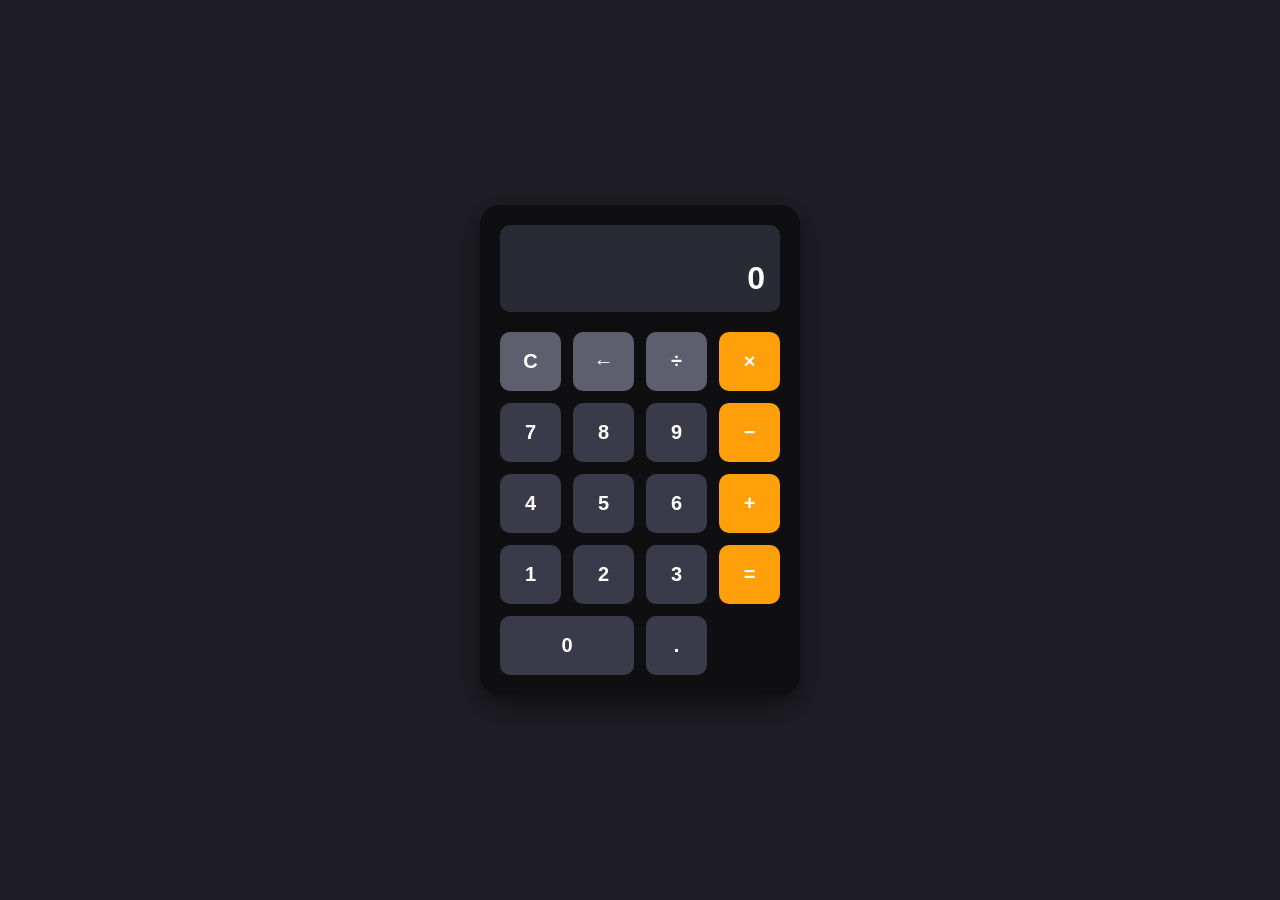
<file: calculator/cal.html>
<!DOCTYPE html>
<html lang="en">
<head>
  <meta charset="UTF-8">
  <meta name="viewport" content="width=device-width, initial-scale=1.0">
  <title>Vanilla JavaScript Calculator</title>
  <style>
    :root {
      --bg-color: #1e1e24;
      --calc-bg: #0f0f12;
      --display-bg: #2a2a35;
      --text-color: #ffffff;
      --btn-num: #3a3a4a;
      --btn-op: #ff9f0a;
      --btn-util: #5e5e6e;
      --btn-hover: #505064;
    }

    * {
      box-sizing: border-box;
      margin: 0;
      padding: 0;
      font-family: 'Segoe UI', Tahoma, Geneva, Verdana, sans-serif;
    }

    body {
      display: flex;
      justify-content: center;
      align-items: center;
      min-height: 100vh;
      background-color: var(--bg-color);
    }

    .calculator {
      width: 320px;
      background-color: var(--calc-bg);
      padding: 20px;
      border-radius: 20px;
      box-shadow: 0 10px 30px rgba(0, 0, 0, 0.5);
    }

    .display {
      background-color: var(--display-bg);
      color: var(--text-color);
      text-align: right;
      padding: 15px;
      border-radius: 10px;
      margin-bottom: 20px;
      min-height: 80px;
      display: flex;
      flex-direction: column;
      justify-content: space-between;
      word-wrap: break-word;
      word-break: break-all;
    }

    .display .previous {
      font-size: 0.9rem;
      color: #aaa;
      min-height: 20px;
    }

    .display .current {
      font-size: 2rem;
      font-weight: bold;
    }

    .buttons {
      display: grid;
      grid-template-columns: repeat(4, 1fr);
      gap: 12px;
    }

    button {
      padding: 18px 0;
      font-size: 1.25rem;
      font-weight: 600;
      border: none;
      border-radius: 10px;
      cursor: pointer;
      color: var(--text-color);
      transition: background-color 0.1s ease;
    }

    button:active {
      transform: scale(0.95);
    }

    .number {
      background-color: var(--btn-num);
    }

    .operator {
      background-color: var(--btn-op);
    }

    .operator:hover {
      background-color: #e08b08;
    }

    .utility {
      background-color: var(--btn-util);
    }

    button:hover:not(.operator) {
      background-color: var(--btn-hover);
    }

    .zero {
      grid-column: span 2;
    }
  </style>
</head>
<body>

  <div class="calculator">
    <div class="display">
      <div class="previous" id="previous-operand"></div>
      <div class="current" id="current-operand">0</div>
    </div>
    <div class="buttons" id="btn-container">
      <button class="utility" data-type="clear">C</button>
      <button class="utility" data-type="backspace">&larr;</button>
      <button class="utility" data-type="operator" data-value="/">÷</button>
      <button class="operator" data-type="operator" data-value="*">&times;</button>
      
      <button class="number" data-type="number">7</button>
      <button class="number" data-type="number">8</button>
      <button class="number" data-type="number">9</button>
      <button class="operator" data-type="operator" data-value="-">&minus;</button>
      
      <button class="number" data-type="number">4</button>
      <button class="number" data-type="number">5</button>
      <button class="number" data-type="number">6</button>
      <button class="operator" data-type="operator" data-value="+">+</button>
      
      <button class="number" data-type="number">1</button>
      <button class="number" data-type="number">2</button>
      <button class="number" data-type="number">3</button>
      <button class="operator" data-type="equals">=</button>
      
      <button class="number zero" data-type="number">0</button>
      <button class="number" data-type="decimal">.</button>
    </div>
  </div>

  <script>
    // State management variables
    let currentInput = '0';
    let previousInput = '';
    let selectedOperator = null;
    let shouldResetDisplay = false;

    // DOM Elements
    const currentDisplay = document.getElementById('current-operand');
    const previousDisplay = document.getElementById('previous-operand');
    const buttonContainer = document.getElementById('btn-container');

    // Event Delegation for modern event listening
    buttonContainer.addEventListener('click', (e) => {
      if (!e.target.matches('button')) return;

      const button = e.target;
      const type = button.dataset.type;
      const value = button.dataset.value || button.innerText;

      switch (type) {
        case 'number':
          appendNumber(value);
          break;
        case 'decimal':
          appendDecimal();
          break;
        case 'operator':
          handleOperator(value);
          break;
        case 'equals':
          evaluate();
          break;
        case 'clear':
          clearAll();
          break;
        case 'backspace':
          handleBackspace();
          break;
      }
      updateDisplay();
    });

    function appendNumber(num) {
      if (currentInput === '0' || shouldResetDisplay || currentInput === 'Error') {
        currentInput = num;
        shouldResetDisplay = false;
      } else {
        currentInput += num;
      }
    }

    function appendDecimal() {
      if (shouldResetDisplay || currentInput === 'Error') {
        currentInput = '0.';
        shouldResetDisplay = false;
        return;
      }
      if (!currentInput.includes('.')) {
        currentInput += '.';
      }
    }

    function handleOperator(op) {
      if (currentInput === 'Error') return;

      // Enables chaining multiple operations sequentiality
      if (selectedOperator && !shouldResetDisplay) {
        evaluate();
      }

      previousInput = currentInput;
      selectedOperator = op;
      shouldResetDisplay = true;
    }

    function evaluate() {
      if (!selectedOperator || shouldResetDisplay || currentInput === 'Error') return;

      const prev = parseFloat(previousInput);
      const current = parseFloat(currentInput);
      let result = 0;

      switch (selectedOperator) {
        case '+':
          result = prev + current;
          break;
        case '-':
          result = prev - current;
          break;
        case '*':
          result = prev * current;
          break;
        case '/':
          if (current === 0) {
            currentInput = 'Error';
            previousInput = '';
            selectedOperator = null;
            shouldResetDisplay = true;
            return;
          }
          result = prev / current;
          break;
        default:
          return;
      }

      // Format result to prevent floating-point layout overflows (e.g., 0.1 + 0.2)
      currentInput = parseFloat(result.toFixed(10)).toString();
      previousInput = '';
      selectedOperator = null;
      shouldResetDisplay = true;
    }

    function handleBackspace() {
      if (currentInput === 'Error' || shouldResetDisplay) {
        clearAll();
        return;
      }
      if (currentInput.length > 1) {
        currentInput = currentInput.slice(0, -1);
      } else {
        currentInput = '0';
      }
    }

    function clearAll() {
      currentInput = '0';
      previousInput = '';
      selectedOperator = null;
      shouldResetDisplay = false;
    }

    function updateDisplay() {
      currentDisplay.innerText = currentInput;
      
      if (selectedOperator && previousInput !== '') {
        let opSymbol = selectedOperator;
        if (selectedOperator === '*') opSymbol = '×';
        if (selectedOperator === '/') opSymbol = '÷';
        previousDisplay.innerText = `${previousInput} ${opSymbol}`;
      } else {
        previousDisplay.innerText = '';
      }
    }
  </script>
</body>
</html>
</file>
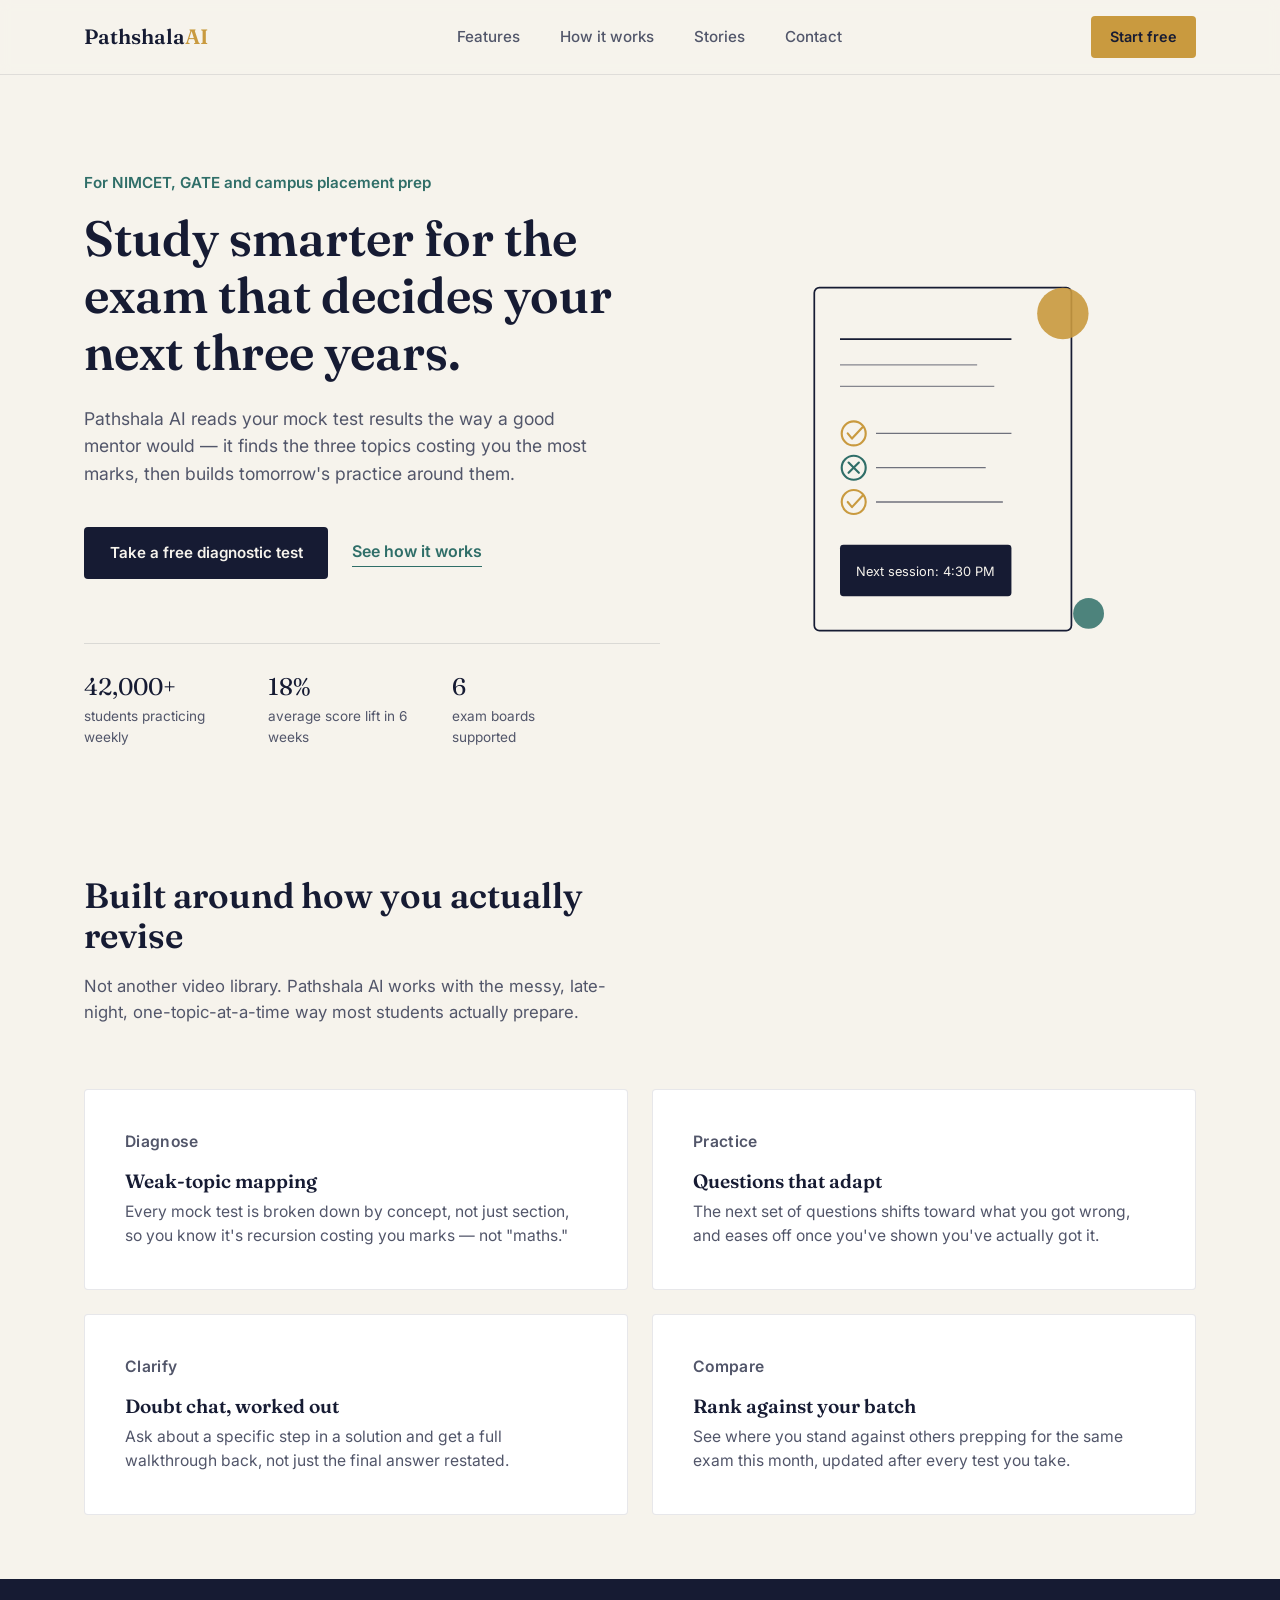
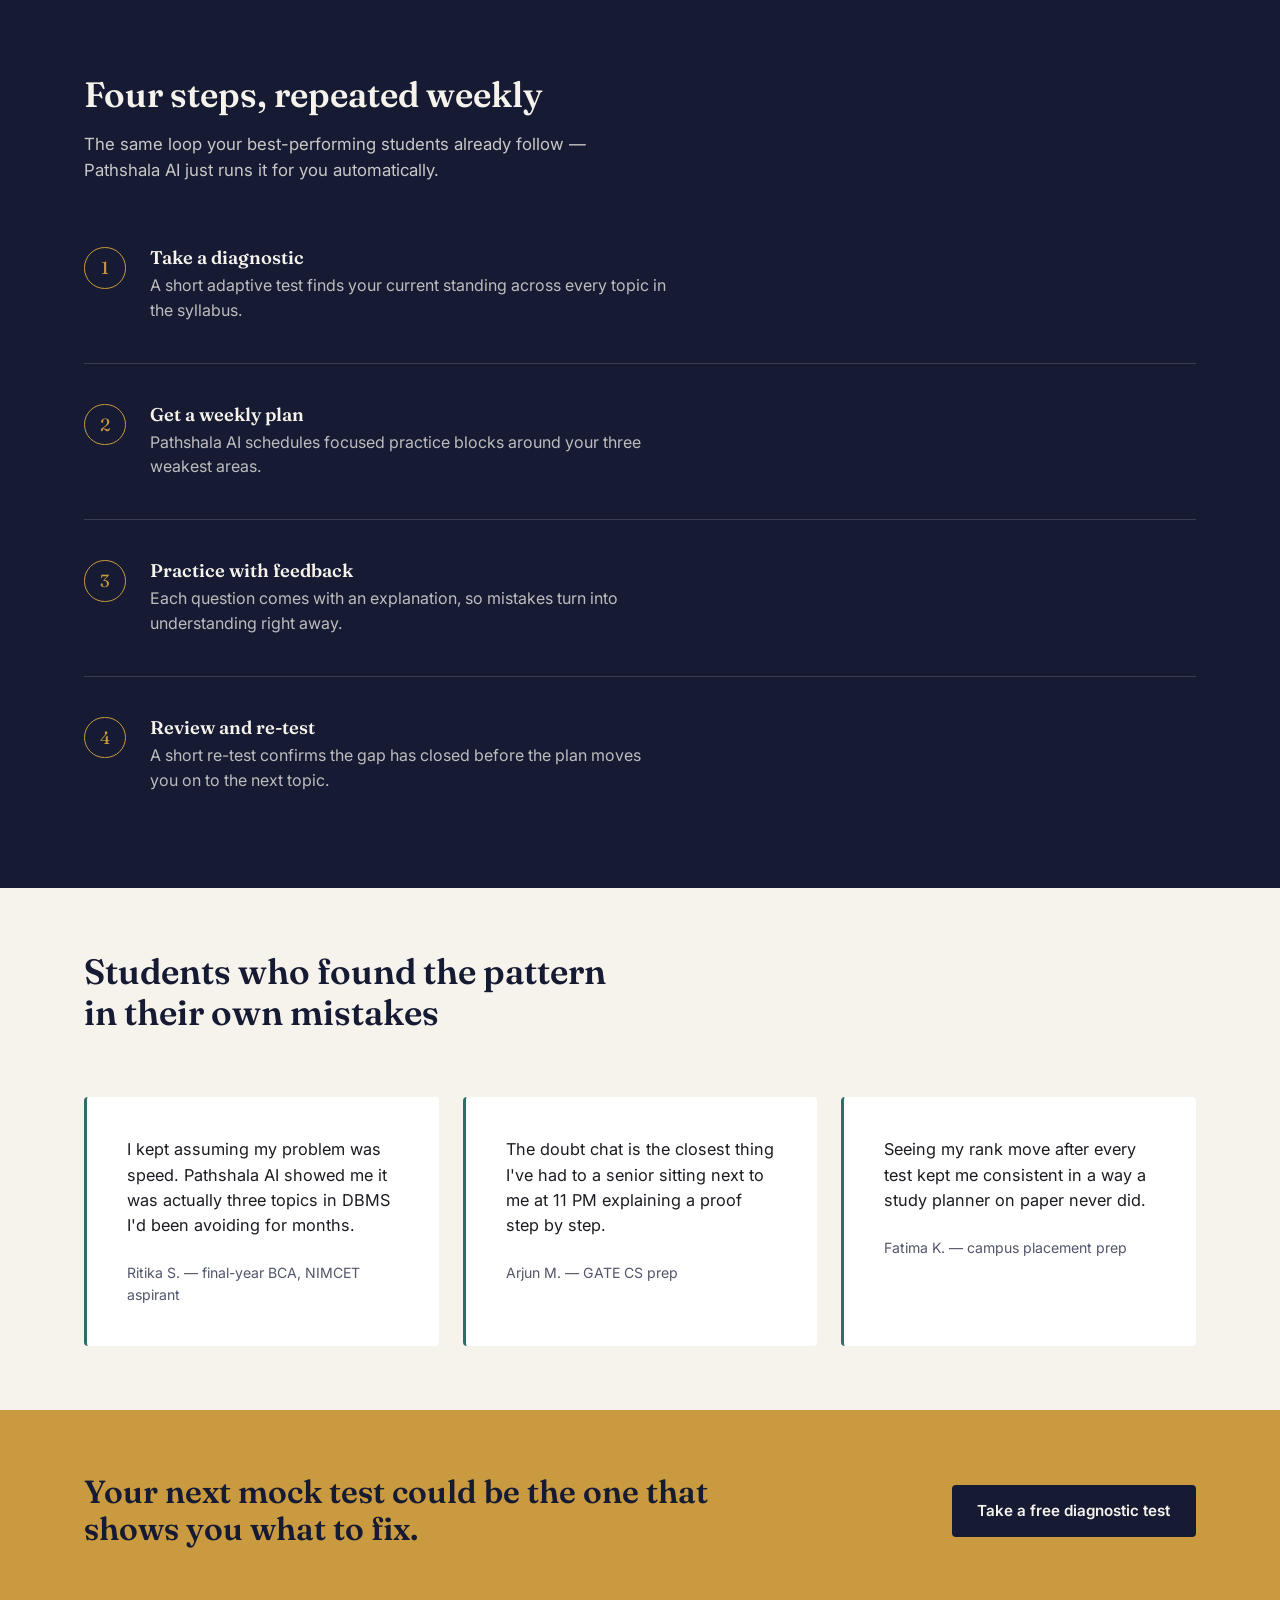
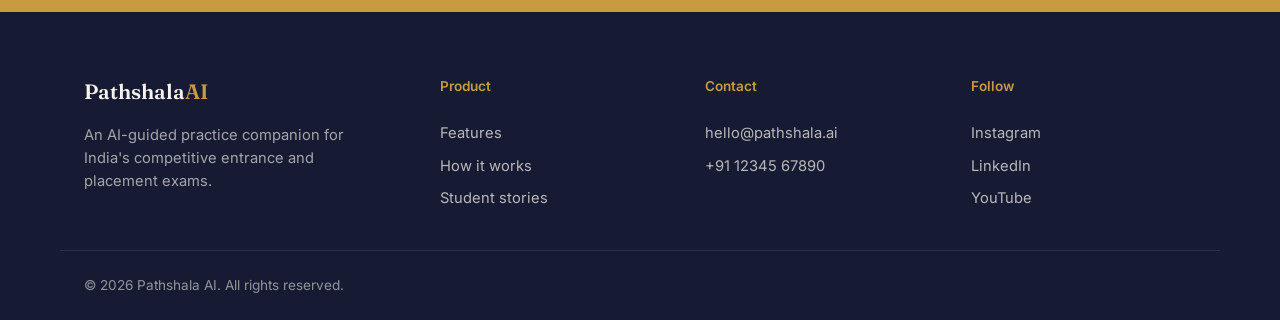
<file: PATHSHALA.AI/PATHSHALA.HTML>
<!DOCTYPE html>
<html lang="en">
<head>
<meta charset="UTF-8">
<meta name="viewport" content="width=device-width, initial-scale=1.0">
<title>Pathshala AI — Study companion for competitive exams</title>
<link rel="preconnect" href="https://fonts.googleapis.com">
<link rel="preconnect" href="https://fonts.gstatic.com" crossorigin>
<link href="https://fonts.googleapis.com/css2?family=Fraunces:opsz,wght@9..144,400;9..144,500;9..144,600&family=Inter:wght@400;500;600&display=swap" rel="stylesheet">
<style>
/* ---------- Tokens ---------- */
:root {
  --navy: #161B33;
  --navy-soft: #232A52;
  --cream: #F6F3EC;
  --paper: #FFFFFF;
  --gold: #C99A3F;
  --teal: #2F6E68;
  --ink: #1B1C22;
  --ink-soft: #52566A;

  --font-display: "Fraunces", Georgia, serif;
  --font-body: "Inter", -apple-system, Segoe UI, sans-serif;

  --space-1: 0.5rem;
  --space-2: 1rem;
  --space-3: 1.5rem;
  --space-4: 2.5rem;
  --space-5: 4rem;
  --space-6: 6rem;

  --radius: 4px;
  --max-width: 1160px;
}

/* ---------- Reset ---------- */
*,
*::before,
*::after {
  box-sizing: border-box;
  margin: 0;
  padding: 0;
}

html {
  scroll-behavior: smooth;
}

body {
  font-family: var(--font-body);
  color: var(--ink);
  background: var(--cream);
  line-height: 1.55;
  -webkit-font-smoothing: antialiased;
}

img, svg {
  display: block;
  max-width: 100%;
}

a {
  color: inherit;
  text-decoration: none;
}

ul, ol {
  list-style: none;
}

h1, h2, h3 {
  font-family: var(--font-display);
  font-weight: 600;
  line-height: 1.15;
  color: var(--navy);
}

:focus-visible {
  outline: 2px solid var(--teal);
  outline-offset: 3px;
}

.wrap {
  max-width: var(--max-width);
  margin-inline: auto;
  padding-inline: var(--space-3);
}

/* ---------- Buttons ---------- */
.btn {
  display: inline-flex;
  align-items: center;
  justify-content: center;
  padding: 0.9rem 1.6rem;
  border-radius: var(--radius);
  font-weight: 600;
  font-size: 0.95rem;
  white-space: nowrap;
  transition: background-color 0.15s ease, color 0.15s ease;
}

.btn-primary {
  background: var(--navy);
  color: var(--cream);
}

.btn-primary:hover {
  background: var(--navy-soft);
}

.btn-small {
  padding: 0.6rem 1.2rem;
  background: var(--gold);
  color: var(--navy);
  font-size: 0.9rem;
}

.btn-small:hover {
  background: #b98d33;
}

.link-arrow {
  font-weight: 600;
  color: var(--teal);
  border-bottom: 1px solid currentColor;
  padding-bottom: 2px;
}

/* ---------- Header ---------- */
.site-header {
  position: sticky;
  top: 0;
  z-index: 50;
  background: rgba(246, 243, 236, 0.92);
  backdrop-filter: blur(6px);
  border-bottom: 1px solid rgba(22, 27, 51, 0.1);
}

.header-inner {
  display: flex;
  align-items: center;
  justify-content: space-between;
  gap: var(--space-2) var(--space-3);
  padding-block: var(--space-2);
  flex-wrap: wrap;
}

.logo {
  font-family: var(--font-display);
  font-size: 1.3rem;
  font-weight: 600;
  color: var(--navy);
  flex-shrink: 0;
}

.logo span {
  color: var(--gold);
}

.main-nav {
  display: flex;
  gap: var(--space-4);
  flex-wrap: wrap;
}

.main-nav a {
  font-size: 0.95rem;
  font-weight: 500;
  color: var(--ink-soft);
}

.main-nav a:hover {
  color: var(--navy);
}

/* ---------- Hero ---------- */
.hero {
  padding-block: var(--space-6) var(--space-5);
}

.hero-inner {
  display: grid;
  grid-template-columns: 1.1fr 0.9fr;
  gap: var(--space-5);
  align-items: center;
}

.kicker {
  color: var(--teal);
  font-weight: 600;
  font-size: 0.95rem;
  margin-bottom: var(--space-2);
}

.hero h1 {
  font-size: clamp(2.1rem, 4vw, 3.1rem);
  max-width: 16ch;
  margin-bottom: var(--space-3);
}

.hero-sub {
  font-size: 1.1rem;
  color: var(--ink-soft);
  max-width: 46ch;
  margin-bottom: var(--space-4);
}

.hero-actions {
  display: flex;
  align-items: center;
  gap: var(--space-3);
  flex-wrap: wrap;
  margin-bottom: var(--space-5);
}

.hero-stats {
  display: flex;
  gap: var(--space-4);
  flex-wrap: wrap;
  border-top: 1px solid rgba(22, 27, 51, 0.12);
  padding-top: var(--space-3);
}

.stat-num {
  font-family: var(--font-display);
  font-size: 1.5rem;
  color: var(--navy);
}

.stat-label {
  font-size: 0.85rem;
  color: var(--ink-soft);
  max-width: 16ch;
}

.hero-visual {
  justify-self: center;
  width: 100%;
  max-width: 360px;
}

/* ---------- Section heads ---------- */
.section-head {
  max-width: 56ch;
  margin-bottom: var(--space-5);
}

.section-head h2 {
  font-size: clamp(1.6rem, 3vw, 2.2rem);
  margin-bottom: var(--space-2);
}

.section-head p {
  color: var(--ink-soft);
  font-size: 1.05rem;
}

.section-head.light h2,
.section-head.light p {
  color: var(--cream);
}

.section-head.light p {
  opacity: 0.8;
}

/* ---------- Features ---------- */
.features {
  padding-block: var(--space-5);
}

.feature-grid {
  display: grid;
  grid-template-columns: repeat(2, 1fr);
  gap: var(--space-3);
}

.feature-card {
  background: var(--paper);
  border: 1px solid rgba(22, 27, 51, 0.1);
  border-radius: var(--radius);
  padding: var(--space-4);
}

.feature-mark {
  font-size: 0.8rem;
  font-weight: 600;
  letter-spacing: 0.02em;
  color: var(--gold);
  margin-bottom: var(--space-2);
}

.feature-card h3 {
  font-size: 1.2rem;
  margin-bottom: var(--space-1);
}

.feature-card p {
  color: var(--ink-soft);
  font-size: 0.98rem;
}

/* ---------- How it works ---------- */
.how {
  background: var(--navy);
  padding-block: var(--space-6);
}

.timeline {
  display: flex;
  flex-direction: column;
  gap: var(--space-4);
}

.timeline-step {
  display: flex;
  gap: var(--space-3);
  align-items: flex-start;
  border-top: 1px solid rgba(246, 243, 236, 0.15);
  padding-top: var(--space-4);
}

.timeline-step:first-child {
  border-top: none;
  padding-top: 0;
}

.step-index {
  flex-shrink: 0;
  width: 2.6rem;
  height: 2.6rem;
  display: flex;
  align-items: center;
  justify-content: center;
  border-radius: 50%;
  border: 1px solid var(--gold);
  color: var(--gold);
  font-family: var(--font-display);
  font-size: 1.1rem;
}

.timeline-step h3 {
  color: var(--cream);
  font-size: 1.15rem;
  margin-bottom: 0.3rem;
}

.timeline-step p {
  color: rgba(246, 243, 236, 0.75);
  max-width: 52ch;
}

/* ---------- Testimonials ---------- */
.testimonials {
  padding-block: var(--space-5);
}

.testimonial-grid {
  display: grid;
  grid-template-columns: repeat(3, 1fr);
  gap: var(--space-3);
}

.testimonial-card {
  background: var(--paper);
  border-left: 3px solid var(--teal);
  border-radius: var(--radius);
  padding: var(--space-4);
  display: flex;
  flex-direction: column;
  gap: var(--space-3);
}

.testimonial-card p {
  font-size: 1.02rem;
  color: var(--ink);
}

.testimonial-card footer {
  font-size: 0.88rem;
  color: var(--ink-soft);
}

/* ---------- CTA band ---------- */
.cta-band {
  background: var(--gold);
  padding-block: var(--space-5);
}

.cta-inner {
  display: flex;
  align-items: center;
  justify-content: space-between;
  gap: var(--space-4);
  flex-wrap: wrap;
}

.cta-inner h2 {
  font-size: clamp(1.4rem, 2.8vw, 2rem);
  max-width: 34ch;
  color: var(--navy);
}

.cta-inner .btn-primary {
  flex-shrink: 0;
}

/* ---------- Footer ---------- */
.site-footer {
  background: var(--navy);
  color: rgba(246, 243, 236, 0.85);
  padding-top: var(--space-5);
}

.footer-inner {
  display: grid;
  grid-template-columns: 1.4fr 1fr 1fr 1fr;
  gap: var(--space-4);
  padding-bottom: var(--space-4);
}

.footer-logo {
  color: var(--cream);
  margin-bottom: var(--space-2);
}

.footer-brand p:last-child {
  max-width: 32ch;
  font-size: 0.92rem;
  opacity: 0.75;
}

.footer-col h4 {
  font-family: var(--font-body);
  font-size: 0.85rem;
  font-weight: 600;
  color: var(--gold);
  margin-bottom: var(--space-2);
}

.footer-col {
  display: flex;
  flex-direction: column;
  gap: 0.6rem;
}

.footer-col a {
  font-size: 0.92rem;
  opacity: 0.85;
}

.footer-col a:hover {
  opacity: 1;
}

.footer-bottom {
  border-top: 1px solid rgba(246, 243, 236, 0.15);
  padding-block: var(--space-3);
  font-size: 0.85rem;
  opacity: 0.65;
}

/* ---------- Responsive ---------- */
@media (max-width: 900px) {
  .hero-inner {
    grid-template-columns: 1fr;
  }

  .hero-visual {
    order: -1;
    max-width: 280px;
  }

  .feature-grid {
    grid-template-columns: 1fr;
  }

  .testimonial-grid {
    grid-template-columns: 1fr;
  }

  .footer-inner {
    grid-template-columns: 1fr 1fr;
  }
}

@media (max-width: 640px) {
  .main-nav {
    gap: var(--space-2);
    order: 3;
    width: 100%;
  }

  .main-nav a {
    font-size: 0.88rem;
  }

  .hero {
    padding-block: var(--space-4);
  }

  .hero-stats {
    gap: var(--space-3);
  }

  .cta-inner {
    flex-direction: column;
    align-items: flex-start;
  }

  .footer-inner {
    grid-template-columns: 1fr;
  }
}

</style>
</head>
<body>

<header class="site-header">
  <div class="wrap header-inner">
    <a href="#top" class="logo">Pathshala<span>AI</span></a>
    <nav class="main-nav">
      <a href="#features">Features</a>
      <a href="#how-it-works">How it works</a>
      <a href="#testimonials">Stories</a>
      <a href="#contact">Contact</a>
    </nav>
    <a href="#signup" class="btn btn-small">Start free</a>
  </div>
</header>

<main id="top">

  <section class="hero">
    <div class="wrap hero-inner">
      <div class="hero-copy">
        <p class="kicker">For NIMCET, GATE and campus placement prep</p>
        <h1>Study smarter for the exam that decides your next three years.</h1>
        <p class="hero-sub">Pathshala AI reads your mock test results the way a good mentor would — it finds the three topics costing you the most marks, then builds tomorrow's practice around them.</p>
        <div class="hero-actions">
          <a href="#signup" class="btn btn-primary">Take a free diagnostic test</a>
          <a href="#how-it-works" class="link-arrow">See how it works</a>
        </div>
        <div class="hero-stats">
          <div class="stat">
            <p class="stat-num">42,000+</p>
            <p class="stat-label">students practicing weekly</p>
          </div>
          <div class="stat">
            <p class="stat-num">18%</p>
            <p class="stat-label">average score lift in 6 weeks</p>
          </div>
          <div class="stat">
            <p class="stat-num">6</p>
            <p class="stat-label">exam boards supported</p>
          </div>
        </div>
      </div>
      <div class="hero-visual" aria-hidden="true">
        <svg viewBox="0 0 420 460" xmlns="http://www.w3.org/2000/svg">
          <rect x="40" y="30" width="300" height="400" rx="6" fill="#F6F3EC" stroke="#161B33" stroke-width="2"/>
          <line x1="70" y1="90" x2="270" y2="90" stroke="#161B33" stroke-width="2"/>
          <line x1="70" y1="120" x2="230" y2="120" stroke="#161B33" stroke-width="1.5" opacity="0.5"/>
          <line x1="70" y1="145" x2="250" y2="145" stroke="#161B33" stroke-width="1.5" opacity="0.5"/>
          <circle cx="86" cy="200" r="14" fill="none" stroke="#C99A3F" stroke-width="2.5"/>
          <path d="M79 200 l5 6 12 -13" fill="none" stroke="#C99A3F" stroke-width="2.5" stroke-linecap="round" stroke-linejoin="round"/>
          <line x1="112" y1="200" x2="270" y2="200" stroke="#161B33" stroke-width="1.5" opacity="0.6"/>
          <circle cx="86" cy="240" r="14" fill="none" stroke="#2F6E68" stroke-width="2.5"/>
          <line x1="80" y1="234" x2="92" y2="246" stroke="#2F6E68" stroke-width="2.5" stroke-linecap="round"/>
          <line x1="92" y1="234" x2="80" y2="246" stroke="#2F6E68" stroke-width="2.5" stroke-linecap="round"/>
          <line x1="112" y1="240" x2="240" y2="240" stroke="#161B33" stroke-width="1.5" opacity="0.6"/>
          <circle cx="86" cy="280" r="14" fill="none" stroke="#C99A3F" stroke-width="2.5"/>
          <path d="M79 280 l5 6 12 -13" fill="none" stroke="#C99A3F" stroke-width="2.5" stroke-linecap="round" stroke-linejoin="round"/>
          <line x1="112" y1="280" x2="260" y2="280" stroke="#161B33" stroke-width="1.5" opacity="0.6"/>
          <rect x="70" y="330" width="200" height="60" rx="4" fill="#161B33"/>
          <text x="170" y="366" font-family="Inter, sans-serif" font-size="15" fill="#F6F3EC" text-anchor="middle">Next session: 4:30 PM</text>
          <circle cx="330" cy="60" r="30" fill="#C99A3F" opacity="0.9"/>
          <circle cx="360" cy="410" r="18" fill="#2F6E68" opacity="0.85"/>
        </svg>
      </div>
    </div>
  </section>

  <section id="features" class="features">
    <div class="wrap">
      <div class="section-head">
        <h2>Built around how you actually revise</h2>
        <p>Not another video library. Pathshala AI works with the messy, late-night, one-topic-at-a-time way most students actually prepare.</p>
      </div>
      <div class="feature-grid">
        <article class="feature-card">
          <p class="feature-mark">Diagnose</p>
          <h3>Weak-topic mapping</h3>
          <p>Every mock test is broken down by concept, not just section, so you know it's recursion costing you marks — not "maths."</p>
        </article>
        <article class="feature-card">
          <p class="feature-mark">Practice</p>
          <h3>Questions that adapt</h3>
          <p>The next set of questions shifts toward what you got wrong, and eases off once you've shown you've actually got it.</p>
        </article>
        <article class="feature-card">
          <p class="feature-mark">Clarify</p>
          <h3>Doubt chat, worked out</h3>
          <p>Ask about a specific step in a solution and get a full walkthrough back, not just the final answer restated.</p>
        </article>
        <article class="feature-card">
          <p class="feature-mark">Compare</p>
          <h3>Rank against your batch</h3>
          <p>See where you stand against others prepping for the same exam this month, updated after every test you take.</p>
        </article>
      </div>
    </div>
  </section>

  <section id="how-it-works" class="how">
    <div class="wrap">
      <div class="section-head light">
        <h2>Four steps, repeated weekly</h2>
        <p>The same loop your best-performing students already follow — Pathshala AI just runs it for you automatically.</p>
      </div>
      <ol class="timeline">
        <li class="timeline-step">
          <span class="step-index">1</span>
          <div>
            <h3>Take a diagnostic</h3>
            <p>A short adaptive test finds your current standing across every topic in the syllabus.</p>
          </div>
        </li>
        <li class="timeline-step">
          <span class="step-index">2</span>
          <div>
            <h3>Get a weekly plan</h3>
            <p>Pathshala AI schedules focused practice blocks around your three weakest areas.</p>
          </div>
        </li>
        <li class="timeline-step">
          <span class="step-index">3</span>
          <div>
            <h3>Practice with feedback</h3>
            <p>Each question comes with an explanation, so mistakes turn into understanding right away.</p>
          </div>
        </li>
        <li class="timeline-step">
          <span class="step-index">4</span>
          <div>
            <h3>Review and re-test</h3>
            <p>A short re-test confirms the gap has closed before the plan moves you on to the next topic.</p>
          </div>
        </li>
      </ol>
    </div>
  </section>

  <section id="testimonials" class="testimonials">
    <div class="wrap">
      <div class="section-head">
        <h2>Students who found the pattern in their own mistakes</h2>
      </div>
      <div class="testimonial-grid">
        <blockquote class="testimonial-card">
          <p>I kept assuming my problem was speed. Pathshala AI showed me it was actually three topics in DBMS I'd been avoiding for months.</p>
          <footer>Ritika S. — final-year BCA, NIMCET aspirant</footer>
        </blockquote>
        <blockquote class="testimonial-card">
          <p>The doubt chat is the closest thing I've had to a senior sitting next to me at 11 PM explaining a proof step by step.</p>
          <footer>Arjun M. — GATE CS prep</footer>
        </blockquote>
        <blockquote class="testimonial-card">
          <p>Seeing my rank move after every test kept me consistent in a way a study planner on paper never did.</p>
          <footer>Fatima K. — campus placement prep</footer>
        </blockquote>
      </div>
    </div>
  </section>

  <section id="signup" class="cta-band">
    <div class="wrap cta-inner">
      <h2>Your next mock test could be the one that shows you what to fix.</h2>
      <a href="#top" class="btn btn-primary">Take a free diagnostic test</a>
    </div>
  </section>

</main>

<footer id="contact" class="site-footer">
  <div class="wrap footer-inner">
    <div class="footer-brand">
      <p class="logo footer-logo">Pathshala<span>AI</span></p>
      <p>An AI-guided practice companion for India's competitive entrance and placement exams.</p>
    </div>
    <div class="footer-col">
      <h4>Product</h4>
      <a href="#features">Features</a>
      <a href="#how-it-works">How it works</a>
      <a href="#testimonials">Student stories</a>
    </div>
    <div class="footer-col">
      <h4>Contact</h4>
      <a href="mailto:hello@pathshala.ai">hello@pathshala.ai</a>
      <a href="tel:+911234567890">+91 12345 67890</a>
    </div>
    <div class="footer-col">
      <h4>Follow</h4>
      <a href="#">Instagram</a>
      <a href="#">LinkedIn</a>
      <a href="#">YouTube</a>
    </div>
  </div>
  <div class="wrap footer-bottom">
    <p>© 2026 Pathshala AI. All rights reserved.</p>
  </div>
</footer>

</body>
</html>
</file>
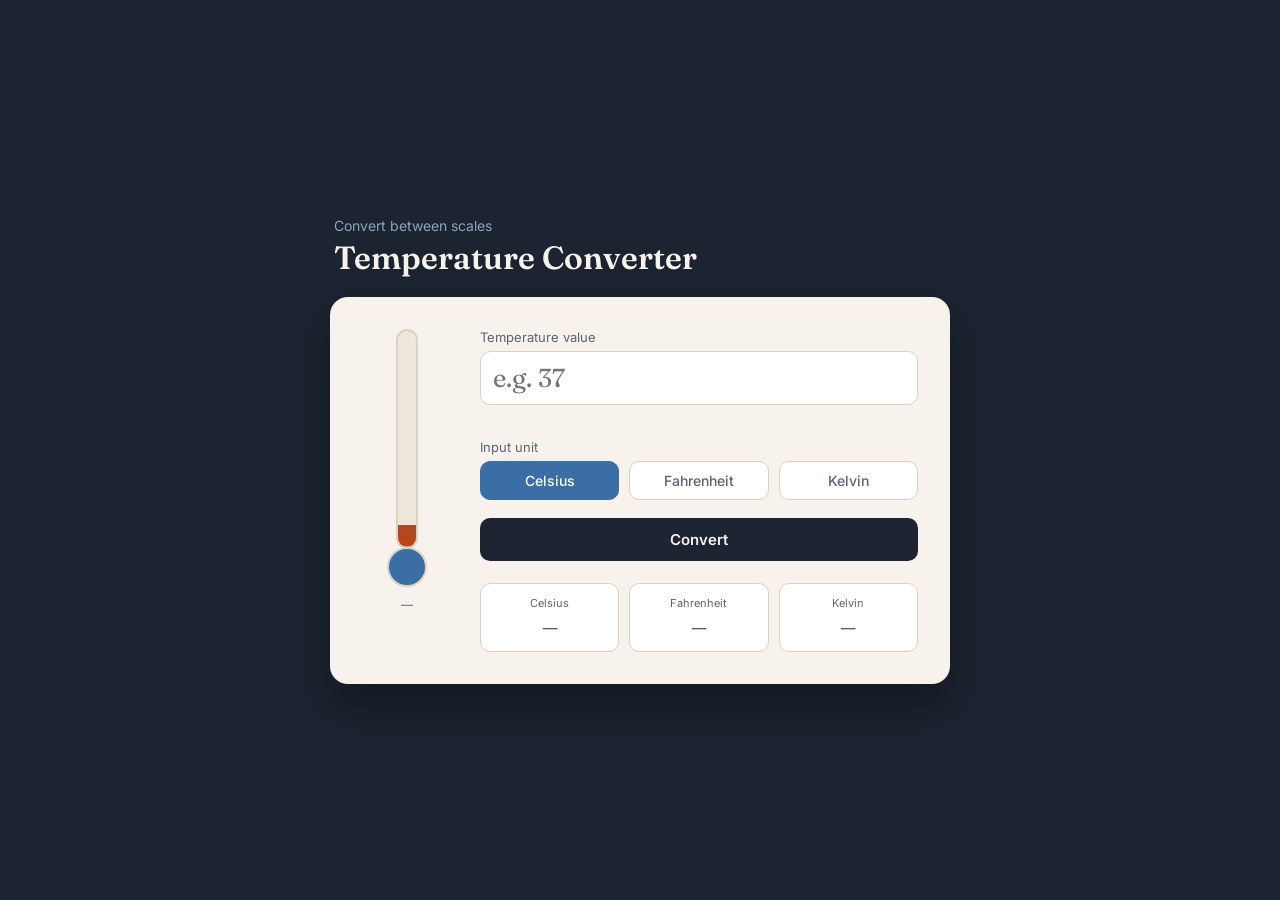
<file: TEMPRETURE/TEM.HTML>
<!DOCTYPE html>
<html lang="en">
<head>
<meta charset="UTF-8">
<meta name="viewport" content="width=device-width, initial-scale=1.0">
<title>Temperature Converter</title>
<link rel="preconnect" href="https://fonts.googleapis.com">
<link href="https://fonts.googleapis.com/css2?family=Fraunces:opsz,wght@9..144,400;9..144,600&family=Inter:wght@400;500;600&display=swap" rel="stylesheet">
<style>
  :root {
    --bg: #1B2430;
    --card: #F7F3EC;
    --ink: #1B2430;
    --ink-soft: #5B6472;
    --cold: #3A6EA5;
    --hot: #C1440E;
    --line: #DAD3C4;
    --error: #B23A2E;
  }

  * { box-sizing: border-box; }

  body {
    margin: 0;
    min-height: 100vh;
    background: var(--bg);
    font-family: 'Inter', sans-serif;
    color: var(--ink);
    display: flex;
    align-items: center;
    justify-content: center;
    padding: 32px 16px;
  }

  .page {
    width: 100%;
    max-width: 620px;
  }

  .eyebrow {
    color: #8FA3BD;
    font-size: 14px;
    margin: 0 0 4px 4px;
  }

  h1 {
    font-family: 'Fraunces', serif;
    font-weight: 600;
    font-size: 32px;
    color: #F7F3EC;
    margin: 0 0 20px 4px;
  }

  .card {
    background: var(--card);
    border-radius: 18px;
    padding: 32px;
    display: grid;
    grid-template-columns: 90px 1fr;
    gap: 28px;
    box-shadow: 0 20px 50px rgba(0,0,0,0.35);
  }

  /* Thermometer visual */
  .thermo-wrap {
    display: flex;
    flex-direction: column;
    align-items: center;
  }

  .thermo-tube {
    width: 22px;
    height: 220px;
    border-radius: 11px;
    background: #EDE8DC;
    border: 2px solid var(--line);
    position: relative;
    overflow: hidden;
    display: flex;
    align-items: flex-end;
  }

  .thermo-fill {
    width: 100%;
    height: 10%;
    background: linear-gradient(to top, var(--hot), var(--cold));
    background-size: 100% 500%;
    background-position: bottom;
    transition: height 0.4s ease;
  }

  .thermo-bulb {
    width: 40px;
    height: 40px;
    border-radius: 50%;
    background: var(--cold);
    border: 2px solid var(--line);
    margin-top: -2px;
    transition: background 0.4s ease;
  }

  .thermo-label {
    margin-top: 10px;
    font-size: 12px;
    color: var(--ink-soft);
    text-align: center;
  }

  /* Form */
  form {
    display: flex;
    flex-direction: column;
    gap: 18px;
  }

  label {
    font-size: 13px;
    color: var(--ink-soft);
    display: block;
    margin-bottom: 6px;
  }

  input[type="text"] {
    width: 100%;
    font-family: 'Fraunces', serif;
    font-size: 26px;
    padding: 10px 12px;
    border: 1px solid var(--line);
    border-radius: 10px;
    background: #fff;
    color: var(--ink);
  }

  input[type="text"]:focus {
    outline: 2px solid var(--cold);
    outline-offset: 1px;
  }

  .units {
    display: flex;
    gap: 10px;
  }

  .unit-option {
    flex: 1;
    position: relative;
  }

  .unit-option input {
    position: absolute;
    opacity: 0;
    inset: 0;
    cursor: pointer;
  }

  .unit-option span {
    display: block;
    text-align: center;
    padding: 10px 6px;
    border: 1px solid var(--line);
    border-radius: 10px;
    font-size: 14px;
    font-weight: 500;
    color: var(--ink-soft);
    background: #fff;
    transition: background 0.15s, border-color 0.15s, color 0.15s;
  }

  .unit-option input:checked + span {
    background: var(--cold);
    border-color: var(--cold);
    color: #fff;
  }

  .unit-option input:focus-visible + span {
    outline: 2px solid var(--cold);
    outline-offset: 2px;
  }

  button.convert {
    font-family: 'Inter', sans-serif;
    font-weight: 600;
    font-size: 15px;
    padding: 12px;
    border: none;
    border-radius: 10px;
    background: var(--ink);
    color: #F7F3EC;
    cursor: pointer;
    transition: background 0.15s;
  }

  button.convert:hover { background: #33455E; }
  button.convert:focus-visible { outline: 2px solid var(--cold); outline-offset: 2px; }

  .error-msg {
    font-size: 13px;
    color: var(--error);
    min-height: 16px;
  }

  .results {
    display: grid;
    grid-template-columns: repeat(3, 1fr);
    gap: 10px;
    margin-top: 4px;
  }

  .result-tile {
    border: 1px solid var(--line);
    border-radius: 10px;
    padding: 12px 8px;
    text-align: center;
    background: #fff;
  }

  .result-tile.active {
    border-color: var(--cold);
    background: #EEF3F8;
  }

  .result-tile .unit-name {
    font-size: 11px;
    color: var(--ink-soft);
    margin-bottom: 4px;
  }

  .result-tile .value {
    font-family: 'Fraunces', serif;
    font-size: 20px;
  }

  .notice {
    font-size: 13px;
    color: var(--ink-soft);
    background: #EEE8DA;
    border-radius: 10px;
    padding: 10px 12px;
    display: none;
  }

  .notice.show { display: block; }
  .notice.violation { color: var(--error); background: #F4E2DE; }

  @media (max-width: 480px) {
    .card { grid-template-columns: 1fr; }
    .thermo-wrap { flex-direction: row; gap: 12px; }
    .thermo-tube { width: 160px; height: 22px; }
    .thermo-fill { width: 10%; height: 100%; background: linear-gradient(to right, var(--cold), var(--hot)); }
    .thermo-bulb { margin-top: 0; margin-left: -2px; }
  }

  @media (prefers-reduced-motion: reduce) {
    .thermo-fill, .thermo-bulb { transition: none; }
  }
</style>
</head>
<body>
<div class="page">
  <p class="eyebrow">Convert between scales</p>
  <h1>Temperature Converter</h1>

  <div class="card">
    <div class="thermo-wrap">
      <div class="thermo-tube">
        <div class="thermo-fill" id="thermoFill"></div>
      </div>
      <div class="thermo-bulb" id="thermoBulb"></div>
      <div class="thermo-label" id="thermoLabel">—</div>
    </div>

    <form id="converterForm">
      <div>
        <label for="tempInput">Temperature value</label>
        <input type="text" id="tempInput" inputmode="decimal" placeholder="e.g. 37" autocomplete="off">
        <div class="error-msg" id="errorMsg"></div>
      </div>

      <div>
        <label>Input unit</label>
        <div class="units">
          <div class="unit-option">
            <input type="radio" name="unit" id="unitC" value="C" checked>
            <span for="unitC">Celsius</span>
          </div>
          <div class="unit-option">
            <input type="radio" name="unit" id="unitF" value="F">
            <span>Fahrenheit</span>
          </div>
          <div class="unit-option">
            <input type="radio" name="unit" id="unitK" value="K">
            <span>Kelvin</span>
          </div>
        </div>
      </div>

      <button type="submit" class="convert">Convert</button>

      <div class="notice" id="notice"></div>

      <div class="results">
        <div class="result-tile" id="tileC">
          <div class="unit-name">Celsius</div>
          <div class="value" id="valC">—</div>
        </div>
        <div class="result-tile" id="tileF">
          <div class="unit-name">Fahrenheit</div>
          <div class="value" id="valF">—</div>
        </div>
        <div class="result-tile" id="tileK">
          <div class="unit-name">Kelvin</div>
          <div class="value" id="valK">—</div>
        </div>
      </div>
    </form>
  </div>
</div>

<script>
  const form = document.getElementById('converterForm');
  const tempInput = document.getElementById('tempInput');
  const errorMsg = document.getElementById('errorMsg');
  const notice = document.getElementById('notice');

  const valC = document.getElementById('valC');
  const valF = document.getElementById('valF');
  const valK = document.getElementById('valK');
  const tileC = document.getElementById('tileC');
  const tileF = document.getElementById('tileF');
  const tileK = document.getElementById('tileK');

  const thermoFill = document.getElementById('thermoFill');
  const thermoBulb = document.getElementById('thermoBulb');
  const thermoLabel = document.getElementById('thermoLabel');

  const ABS_ZERO_C = -273.15;

  function clearResults() {
    valC.textContent = '—';
    valF.textContent = '—';
    valK.textContent = '—';
    [tileC, tileF, tileK].forEach(t => t.classList.remove('active'));
    thermoFill.style.height = '10%';
    thermoBulb.style.background = 'var(--cold)';
    thermoLabel.textContent = '—';
    notice.classList.remove('show', 'violation');
    notice.textContent = '';
  }

  function updateThermo(celsius) {
    // Map a comfortable display range (-50C to 50C) to 10%-100% fill
    const min = -50, max = 50;
    const clamped = Math.max(min, Math.min(max, celsius));
    const pct = 10 + ((clamped - min) / (max - min)) * 90;
    thermoFill.style.height = pct.toFixed(0) + '%';

    // Color: blue (cold) to red (hot) across the same range
    const t = (clamped - min) / (max - min);
    const r1 = 58, g1 = 110, b1 = 165;   // cold rgb
    const r2 = 193, g2 = 68, b2 = 14;    // hot rgb
    const r = Math.round(r1 + (r2 - r1) * t);
    const g = Math.round(g1 + (g2 - g1) * t);
    const b = Math.round(b1 + (b2 - b1) * t);
    const color = `rgb(${r}, ${g}, ${b})`;
    thermoBulb.style.background = color;

    thermoLabel.textContent = celsius.toFixed(1) + ' °C';
  }

  function toCelsius(value, unit) {
    if (unit === 'C') return value;
    if (unit === 'F') return (value - 32) * 5 / 9;
    if (unit === 'K') return value - 273.15;
  }

  form.addEventListener('submit', function (e) {
    e.preventDefault();
    clearResults();

    const raw = tempInput.value.trim();

    if (raw === '') {
      errorMsg.textContent = 'Enter a temperature value.';
      tempInput.focus();
      return;
    }

    const value = Number(raw);

    if (!Number.isFinite(value) || /^[^0-9.\-]*$/.test(raw.replace(/^-/, '').replace('.', 'x').replace(/x/, '.')) === false && isNaN(value)) {
      // fallback simpler check below handles this; this branch rarely triggers
    }

    if (isNaN(value)) {
      errorMsg.textContent = 'That\'s not a valid number. Use digits only, like 36.6 or -12.';
      tempInput.focus();
      return;
    }

    errorMsg.textContent = '';

    const unit = document.querySelector('input[name="unit"]:checked').value;
    const celsius = toCelsius(value, unit);

    if (celsius < ABS_ZERO_C - 1e-9) {
      notice.textContent = `That's below absolute zero (−273.15 °C), the coldest temperature physically possible. Enter a value at or above absolute zero.`;
      notice.classList.add('show', 'violation');
      return;
    }

    const fahrenheit = celsius * 9 / 5 + 32;
    const kelvin = celsius + 273.15;

    valC.textContent = celsius.toFixed(2) + ' °C';
    valF.textContent = fahrenheit.toFixed(2) + ' °F';
    valK.textContent = kelvin.toFixed(2) + ' K';

    if (unit === 'C') tileC.classList.add('active');
    if (unit === 'F') tileF.classList.add('active');
    if (unit === 'K') tileK.classList.add('active');

    updateThermo(celsius);
  });

  // Live-reject obviously non-numeric characters as the user types, without blocking minus/decimal
  tempInput.addEventListener('input', function () {
    if (errorMsg.textContent) errorMsg.textContent = '';
  });
</script>
</body>
</html>
</file>
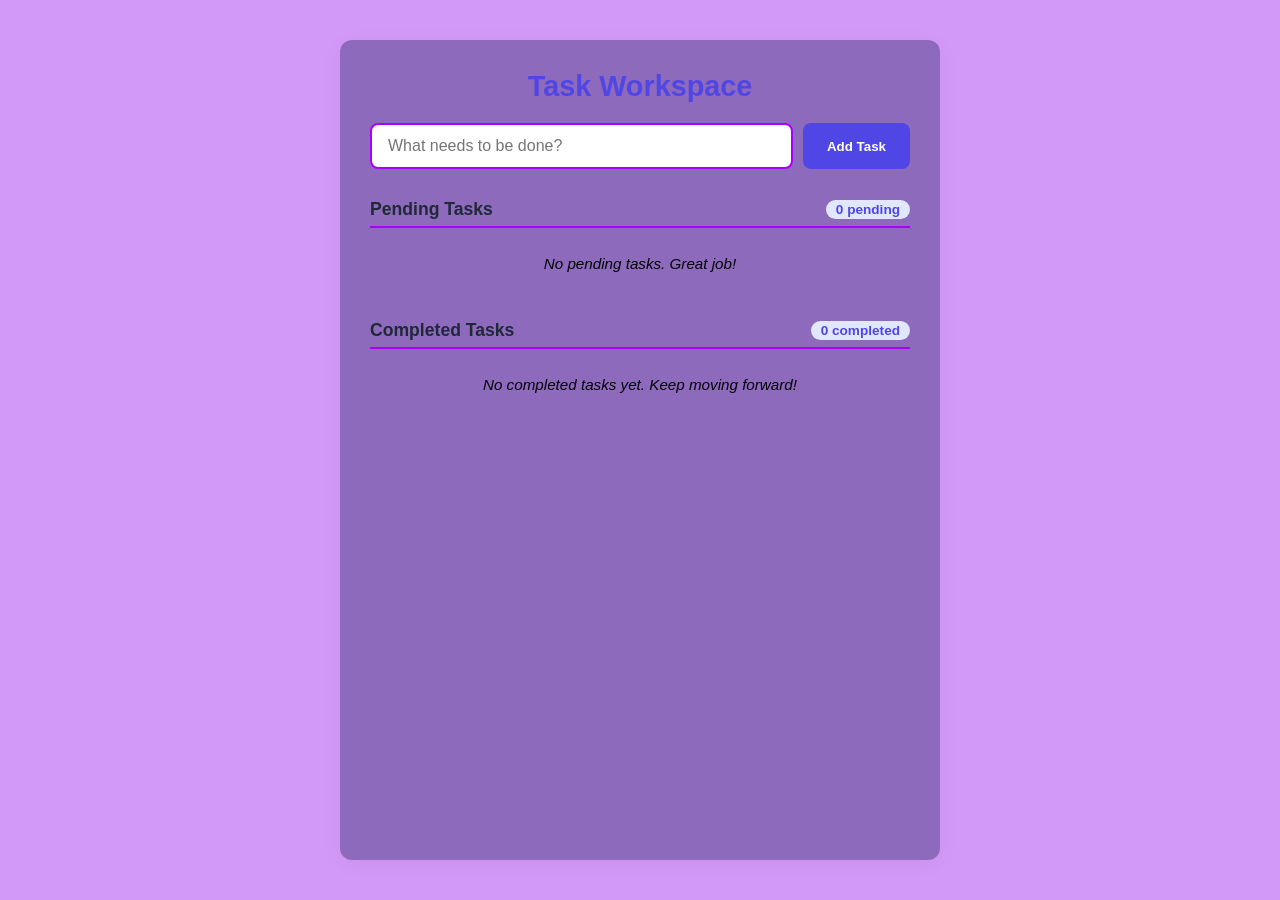
<file: To-Do Web App/app.html>
<!DOCTYPE html>
<html lang="en">
<head>
  <meta charset="UTF-8">
  <meta name="viewport" content="width=device-width, initial-scale=1.0">
  <title>Modular To-Do Workspace</title>
  <link rel="stylesheet" href="style.css">
</head>
<body>

  <div class="app-container">
    <h1>Task Workspace</h1>
    
    <!-- Input Form Area -->
    <div class="input-group">
      <input type="text" id="task-input" placeholder="What needs to be done?" autocomplete="off">
      <button id="add-task-btn">Add Task</button>
    </div>

    <!-- Pending Tasks Section -->
    <div class="section-container">
      <div class="section-header">
        <h2>Pending Tasks</h2>
        <span class="counter" id="pending-counter">0 pending</span>
      </div>
      <ul class="task-list" id="pending-list"></ul>
    </div>

    <!-- Completed Tasks Section -->
    <div class="section-container">
      <div class="section-header">
        <h2>Completed Tasks</h2>
        <span class="counter" id="completed-counter">0 completed</span>
      </div>
      <ul class="task-list" id="completed-list"></ul>
    </div>
  </div>

  <!-- External App Logic Implementation -->
  <script src="app.js"></script>
</body>
</html>
</file>
<file: To-Do Web App/style.css>
:root {
  --bg-color: #d399f8;
  --card-bg: #8e6abd;
  --text-main: #1f2937;
  --text-muted: #000205;
  --primary: #4f46e5;
  --primary-hover: #4338ca;
  --success: #10b981;
  --danger: #ef4444;
  --border: #aa00ff;
}

* {
  box-sizing: border-box;
  margin: 0;
  padding: 0;
  font-family: 'Segoe UI', Tahoma, Geneva, Verdana, sans-serif;
}

body {
  background-color: var(--bg-color);
  color: var(--text-main);
  padding: 40px 20px;
  display: flex;
  justify-content: center;
  min-height: 100vh;
}

.app-container {
  width: 100%;
  max-width: 600px;
  background: var(--card-bg);
  padding: 30px;
  border-radius: 12px;
  box-shadow: 0 4px 20px rgba(0, 0, 0, 0.05);
}

h1 {
  font-size: 1.8rem;
  margin-bottom: 20px;
  text-align: center;
  color: var(--primary);
}

/* Input Area */
.input-group {
  display: flex;
  gap: 10px;
  margin-bottom: 30px;
}

.input-group input {
  flex: 1;
  padding: 12px 16px;
  border: 2px solid var(--border);
  border-radius: 8px;
  font-size: 1rem;
  outline: none;
  transition: border-color 0.2s;
}

.input-group input:focus {
  border-color: var(--primary);
}

.input-group button {
  padding: 12px 24px;
  background-color: var(--primary);
  color: white;
  border: none;
  border-radius: 8px;
  font-weight: 600;
  cursor: pointer;
  transition: background-color 0.2s;
}

.input-group button:hover {
  background-color: var(--primary-hover);
}

/* Sections & Structural Layouts */
.section-container {
  margin-bottom: 30px;
}

.section-header {
  display: flex;
  justify-content: space-between;
  align-items: center;
  margin-bottom: 12px;
  padding-bottom: 6px;
  border-bottom: 2px solid var(--border);
}

.section-header h2 {
  font-size: 1.1rem;
  color: var(--text-main);
}

.counter {
  background: #e0e7ff;
  color: var(--primary);
  padding: 2px 10px;
  border-radius: 20px;
  font-size: 0.85rem;
  font-weight: 600;
}

.task-list {
  list-style: none;
  min-height: 50px;
}

.empty-message {
  color: var(--text-muted);
  font-size: 0.95rem;
  font-style: italic;
  padding: 15px 0;
  text-align: center;
}

/* Individual Task Elements */
.task-item {
  display: flex;
  flex-direction: column;
  background: #f9fafb;
  border: 1px solid var(--border);
  padding: 12px 16px;
  border-radius: 8px;
  margin-bottom: 10px;
  animation: fadeIn 0.25s ease-out;
}

@keyframes fadeIn {
  from { opacity: 0; transform: translateY(4px); }
  to { opacity: 1; transform: translateY(0); }
}

.task-row {
  display: flex;
  align-items: center;
  gap: 12px;
}

.task-item.completed .task-text {
  text-decoration: line-through;
  color: var(--text-muted);
}

.checkbox-btn {
  width: 20px;
  height: 20px;
  border-radius: 4px;
  border: 2px solid var(--text-muted);
  cursor: pointer;
  display: flex;
  align-items: center;
  justify-content: center;
  transition: all 0.2s;
  background: white;
  flex-shrink: 0;
}

.task-item.completed .checkbox-btn {
  background: var(--success);
  border-color: var(--success);
}

.task-item.completed .checkbox-btn::after {
  content: "✓";
  color: white;
  font-size: 0.8rem;
  font-weight: bold;
}

.task-text {
  flex: 1;
  font-size: 1rem;
  word-break: break-word;
}

.edit-input {
  flex: 1;
  padding: 6px 10px;
  border: 1px solid var(--primary);
  border-radius: 4px;
  font-size: 1rem;
  outline: none;
}

.actions {
  display: flex;
  gap: 6px;
}

.btn-action {
  background: none;
  border: none;
  cursor: pointer;
  padding: 4px 8px;
  border-radius: 4px;
  font-size: 0.9rem;
  transition: background-color 0.2s;
}

.btn-edit { color: var(--primary); }
.btn-edit:hover { background: #e0e7ff; }
.btn-delete { color: var(--danger); }
.btn-delete:hover { background: #fee2e2; }

.timestamp {
  font-size: 0.75rem;
  color: var(--text-muted);
  margin-top: 6px;
  padding-left: 32px;
}

/* Media Query Rules for Responsiveness */
@media (max-width: 480px) {
  body {
    padding: 20px 10px;
  }
  .app-container {
    padding: 20px 15px;
  }
  .input-group {
    flex-direction: column;
  }
  .input-group button {
    width: 100%;
  }
}
</file>
